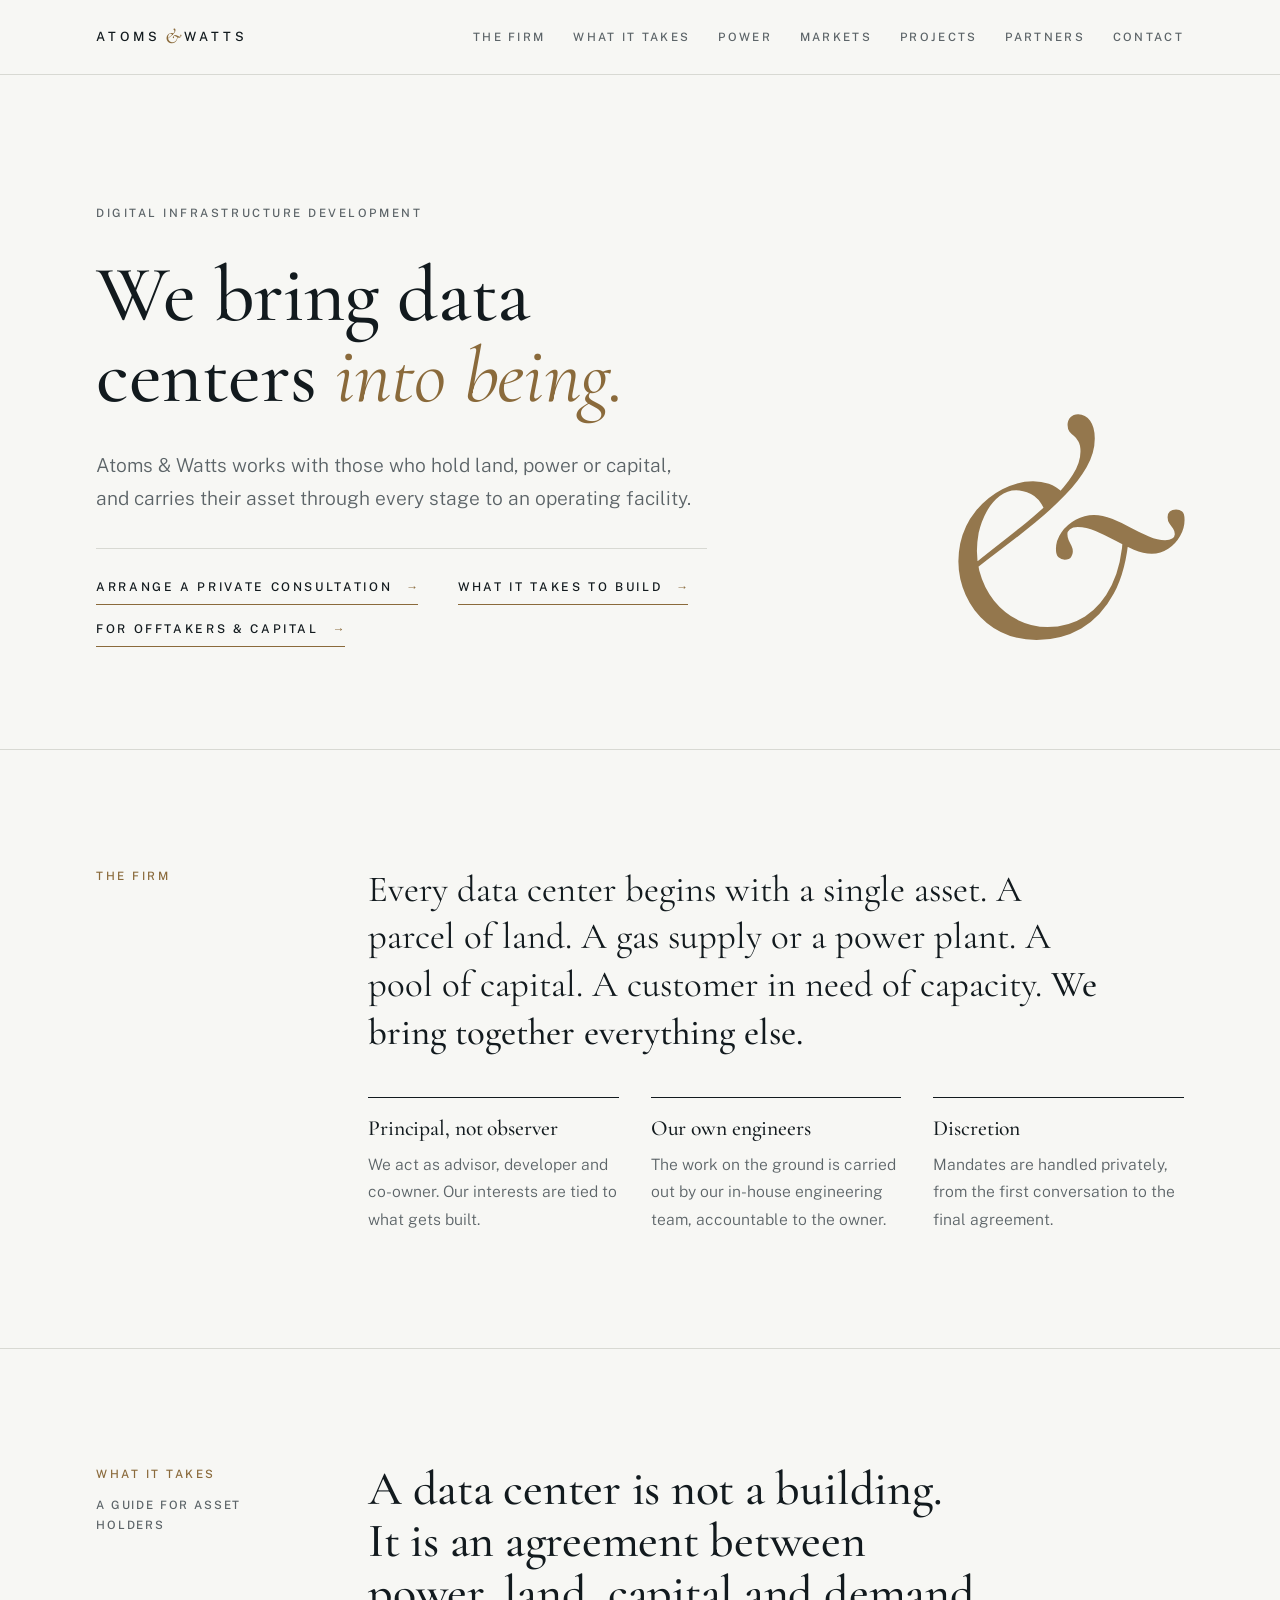
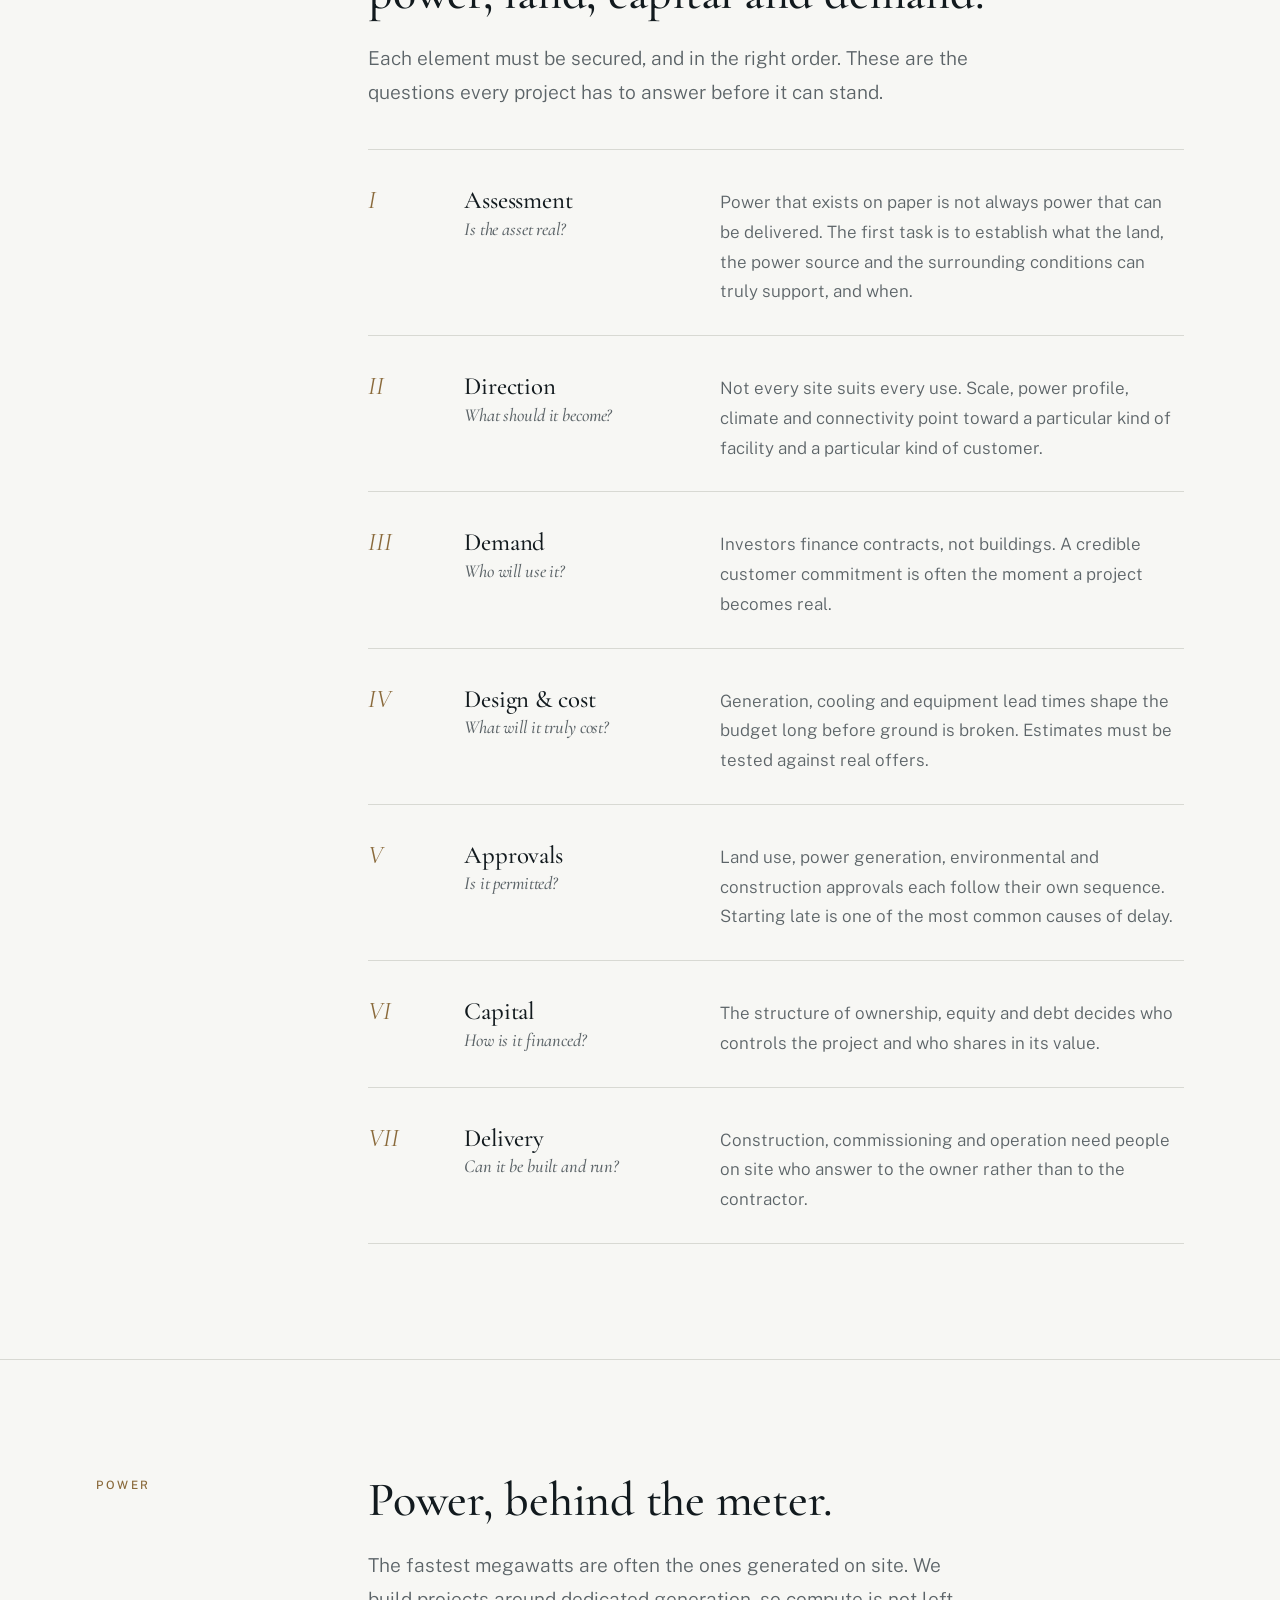
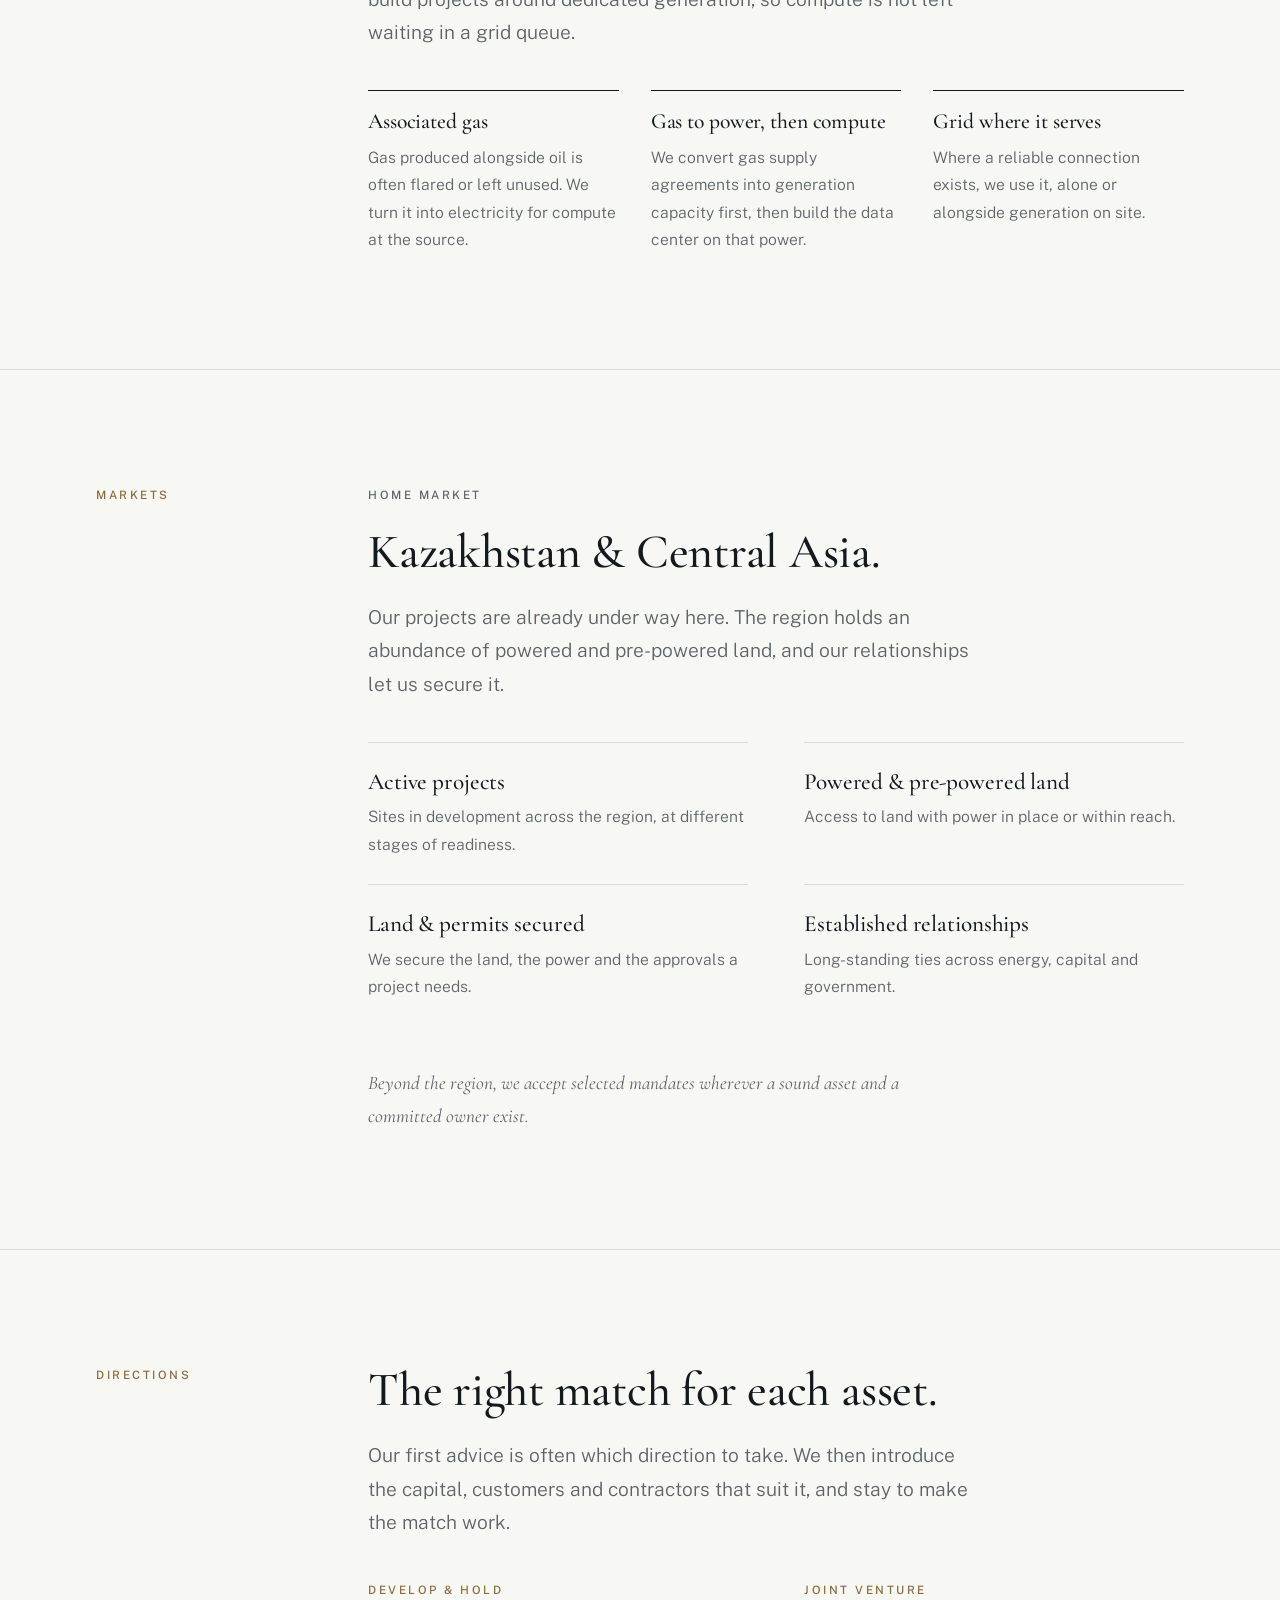
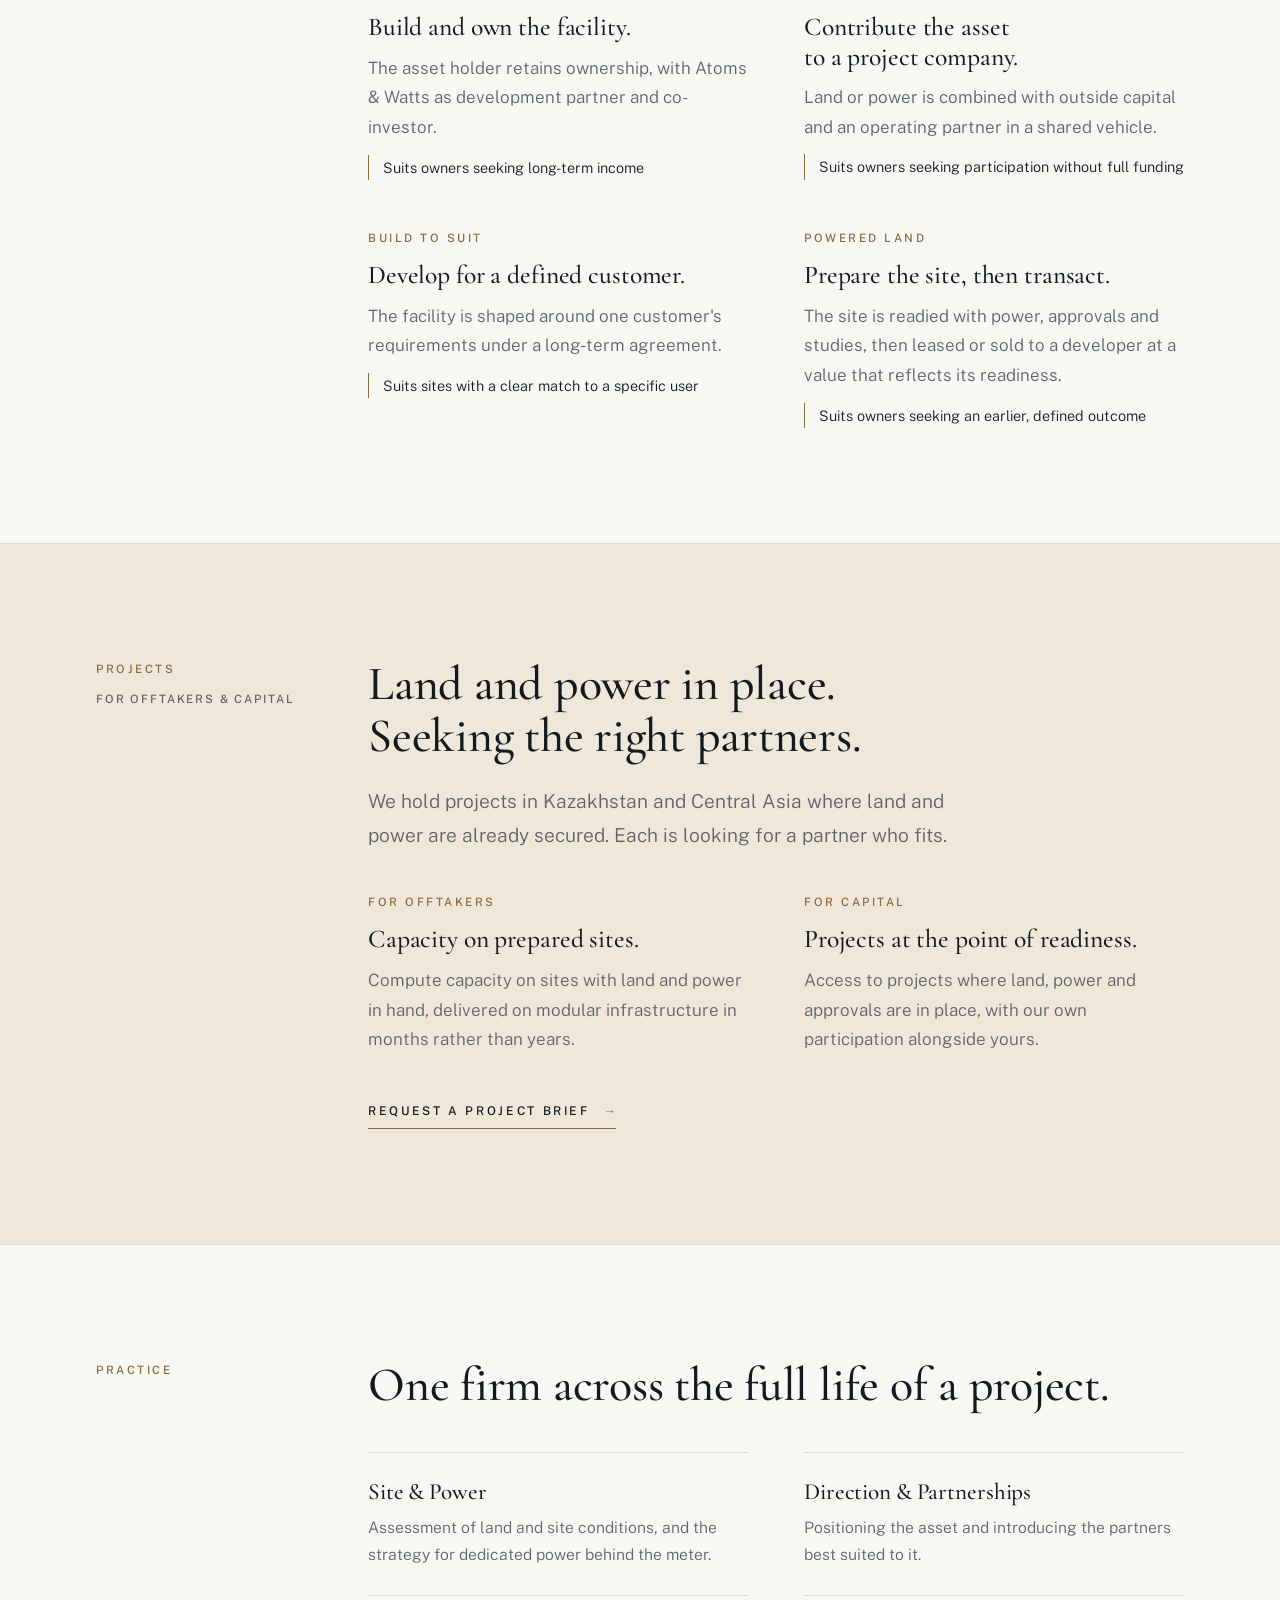
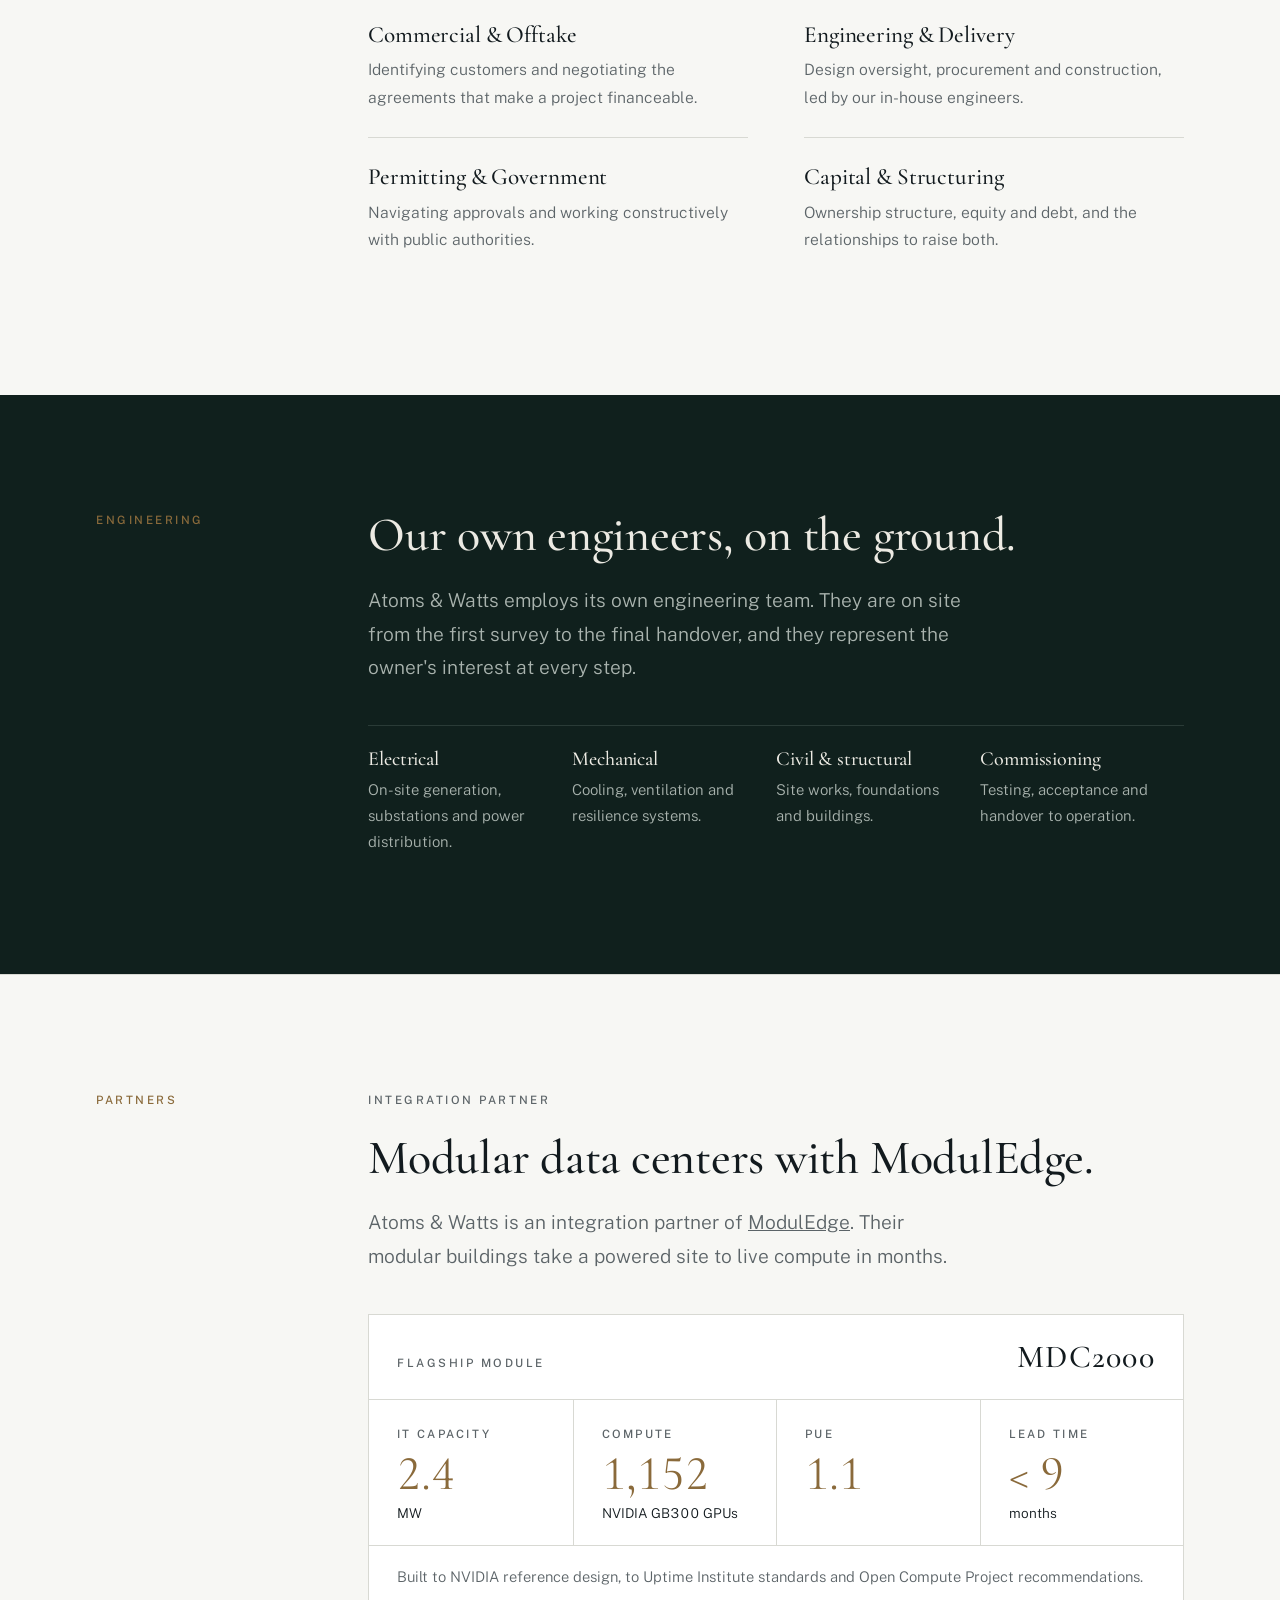
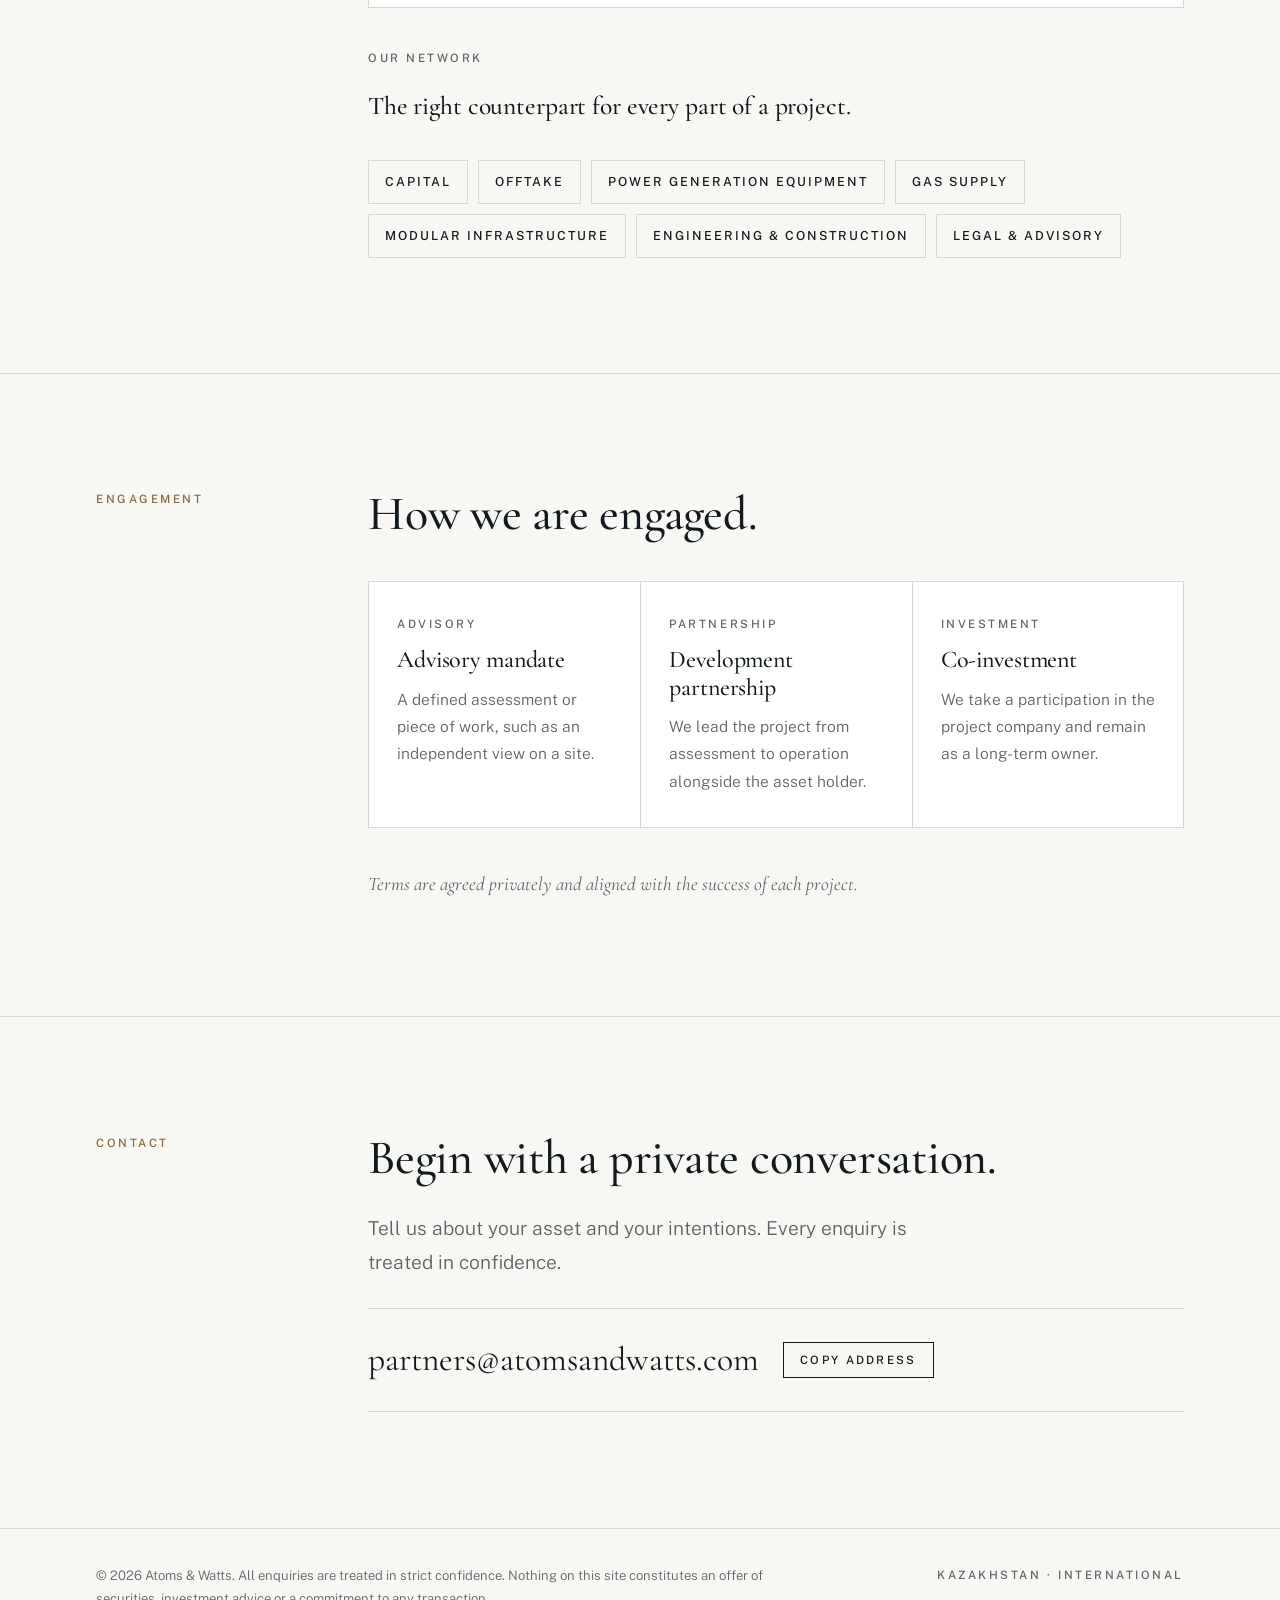
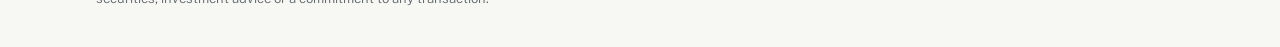
<file: index.html>
<!doctype html>
<html lang="en">
<head>
<meta charset="utf-8">
<meta name="viewport" content="width=device-width, initial-scale=1, viewport-fit=cover">
<title>Atoms &amp; Watts</title>
<meta name="description" content="Atoms & Watts is a development partner for data center projects. We work with holders of land, power and capital to bring digital infrastructure into being.">
<link rel="canonical" href="https://atomsandwatts.com/">
<meta name="theme-color" content="#F7F7F4" media="(prefers-color-scheme: light)">
<meta name="theme-color" content="#0D1315" media="(prefers-color-scheme: dark)">
<link rel="icon" href="/favicon.ico" sizes="any">
<link rel="icon" href="/assets/img/favicon.svg" type="image/svg+xml">
<link rel="apple-touch-icon" href="/assets/img/apple-touch-icon.png">
<link rel="manifest" href="/site.webmanifest">
<meta property="og:type" content="website">
<meta property="og:site_name" content="Atoms &amp; Watts">
<meta property="og:title" content="Atoms &amp; Watts">
<meta property="og:description" content="We bring data centers into being. Development partner for data center projects in Kazakhstan, Central Asia and selected international markets.">
<meta property="og:url" content="https://atomsandwatts.com/">
<meta property="og:image" content="https://atomsandwatts.com/assets/img/og-image.png">
<meta property="og:image:width" content="1200">
<meta property="og:image:height" content="630">
<meta name="twitter:card" content="summary_large_image">
<link rel="preload" href="/assets/fonts/CormorantGaramond-500-latin.woff2" as="font" type="font/woff2" crossorigin>
<link rel="preload" href="/assets/fonts/PublicSans-300-latin.woff2" as="font" type="font/woff2" crossorigin>
<link rel="stylesheet" href="/assets/fonts/fonts.css">
<style>
/* Layout: a private-practice letterhead. Left margin column carries section names in small caps,
   right column carries the text. Thin rules, wide margins, one brass ampersand as the mark. */
:root {
  --paper: #F7F7F4;
  --surface: #FFFFFF;
  --ink: #121A1E;
  --muted: #5C6468;
  --rule: #D8D9D3;
  --brass: #8A6A3B;
  --brass-soft: #EEE7DA;
  --deep: #10201D;
  --on-deep: #ECEAE3;
  --on-deep-muted: #A9B3AE;
  --deep-rule: #2A3B37;
  --serif: "Cormorant Garamond", "Garamond", "Times New Roman", serif;
  --sans: "Public Sans", "Helvetica Neue", Arial, sans-serif;
  --wrap: 74rem;
}
@media (prefers-color-scheme: dark) {
  :root:not([data-theme="light"]) {
    --paper: #0D1315; --surface: #131B1E; --ink: #E8E6DF; --muted: #9AA3A6; --rule: #263135;
    --brass: #C4A26C; --brass-soft: #29231A; --deep: #0A1513; --on-deep: #E8E6DF; --on-deep-muted: #98A4A0; --deep-rule: #24332F;
    color-scheme: dark;
  }
}
:root[data-theme="dark"] {
  --paper: #0D1315; --surface: #131B1E; --ink: #E8E6DF; --muted: #9AA3A6; --rule: #263135;
  --brass: #C4A26C; --brass-soft: #29231A; --deep: #0A1513; --on-deep: #E8E6DF; --on-deep-muted: #98A4A0; --deep-rule: #24332F;
  color-scheme: dark;
}

* { box-sizing: border-box; }
[hidden] { display: none !important; }
html { scroll-behavior: smooth; }
@media (prefers-reduced-motion: reduce) { html { scroll-behavior: auto; } }
body {
  margin: 0; background: var(--paper); color: var(--ink);
  font-family: var(--sans); font-weight: 300; font-size: 1.0625rem; line-height: 1.75;
  -webkit-font-smoothing: antialiased;
}
body::before { content: ""; position: fixed; inset: 0 0 auto; height: env(safe-area-inset-top, 0px); z-index: 10; background: var(--paper); }
.wrap {
  max-width: var(--wrap); margin-inline: auto;
  padding-left: max(20px, env(safe-area-inset-left, 0px));
  padding-right: max(20px, env(safe-area-inset-right, 0px));
}
@media (min-width: 760px) {
  .wrap { padding-left: max(48px, env(safe-area-inset-left, 0px)); padding-right: max(48px, env(safe-area-inset-right, 0px)); }
}
h1, h2, h3 { font-family: var(--serif); font-weight: 500; margin: 0; text-wrap: balance; letter-spacing: -0.005em; }
h1 { font-size: clamp(2.6rem, 1.6rem + 4.2vw, 5rem); line-height: 1.02; }
h2 { font-size: clamp(2rem, 1.5rem + 2vw, 3rem); line-height: 1.08; }
h3 { font-size: 1.6rem; line-height: 1.15; }
p { margin: 0; max-width: 38rem; }
em { font-family: var(--serif); font-style: italic; font-weight: 400; font-size: 1.12em; }
a { color: inherit; }
:focus-visible { outline: 1px solid var(--brass); outline-offset: 4px; }
.caps { font-family: var(--sans); font-weight: 500; font-size: 0.72rem; letter-spacing: 0.22em; text-transform: uppercase; color: var(--muted); }
.lede { font-size: 1.2rem; color: var(--muted); }

/* Header */
.top { position: sticky; top: env(safe-area-inset-top, 0px); z-index: 9; background: var(--paper); border-bottom: 1px solid var(--rule); }
.top .wrap { display: flex; align-items: center; justify-content: space-between; gap: 20px; padding-block: 18px; }
.mark { text-decoration: none; font-family: var(--sans); font-weight: 500; font-size: 0.8rem; letter-spacing: 0.32em; text-transform: uppercase; white-space: nowrap; }
.mark i { font-family: var(--serif); font-style: italic; font-size: 1.35rem; letter-spacing: 0; text-transform: none; color: var(--brass); padding-inline: 0.15em; vertical-align: -0.08em; }
.nav { display: flex; gap: 28px; }
.nav a { text-decoration: none; font-size: 0.72rem; letter-spacing: 0.2em; text-transform: uppercase; font-weight: 500; color: var(--muted); }
.nav a:hover { color: var(--ink); }
@media (max-width: 900px) { .nav a:not(:last-child) { display: none; } }

/* Hero */
.hero .wrap { display: grid; grid-template-columns: minmax(0, 1.4fr) minmax(0, 1fr); gap: 40px; align-items: end; padding-block: clamp(64px, 10vw, 140px) clamp(56px, 8vw, 110px); }
.hero-text { display: grid; gap: 32px; min-width: 0; }
.hero h1 em { color: var(--brass); font-size: 1em; }
.amp { font-family: var(--serif); font-style: italic; font-weight: 400; color: var(--brass); font-size: clamp(12rem, 8rem + 16vw, 26rem); line-height: 0.7; text-align: right; user-select: none; opacity: 0.9; }
.hero-foot { display: flex; flex-wrap: wrap; gap: 14px 40px; padding-top: 28px; border-top: 1px solid var(--rule); }
.link-cta { display: inline-flex; align-items: center; gap: 14px; text-decoration: none; font-size: 0.75rem; letter-spacing: 0.22em; text-transform: uppercase; font-weight: 500; color: var(--ink); padding-bottom: 6px; border-bottom: 1px solid var(--brass); }
.link-cta::after { content: "→"; font-family: var(--sans); letter-spacing: 0; color: var(--brass); transition: transform 0.25s ease; }
.link-cta:hover::after { transform: translateX(4px); }
@media (prefers-reduced-motion: reduce) { .link-cta::after { transition: none; } }
@media (max-width: 820px) {
  .hero .wrap { grid-template-columns: minmax(0, 1fr); }
  .amp { order: -1; text-align: left; font-size: 9rem; line-height: 0.8; }
}

/* Section frame: margin label + body */
.sec { border-top: 1px solid var(--rule); }
.sec > .wrap { display: grid; grid-template-columns: minmax(0, 13rem) minmax(0, 1fr); gap: 32px clamp(32px, 5vw, 80px); padding-block: clamp(64px, 9vw, 120px); }
.sec-label { display: grid; gap: 10px; align-content: start; }
.sec-label .caps { color: var(--brass); }
.sec-body { display: grid; gap: 40px; min-width: 0; }
.sec-intro { display: grid; gap: 22px; }
@media (max-width: 820px) { .sec > .wrap { grid-template-columns: minmax(0, 1fr); gap: 20px; } }

/* Firm statement */
.statement { font-family: var(--serif); font-size: clamp(1.6rem, 1.2rem + 1.4vw, 2.3rem); line-height: 1.3; font-weight: 400; max-width: 46rem; }
.statement b { font-weight: 500; }
.pillars { display: grid; grid-template-columns: repeat(3, minmax(0, 1fr)); gap: 32px; }
.pillars div { display: grid; gap: 10px; align-content: start; padding-top: 18px; border-top: 1px solid var(--ink); }
.pillars h3 { font-size: 1.35rem; }
.pillars p { color: var(--muted); font-size: 0.98rem; }
@media (max-width: 820px) { .pillars { grid-template-columns: minmax(0, 1fr); } }

/* The path */
.path { list-style: none; margin: 0; padding: 0; border-top: 1px solid var(--rule); }
.path li { display: grid; grid-template-columns: 4rem minmax(0, 14rem) minmax(0, 1fr); gap: 8px 32px; padding-block: 28px; border-bottom: 1px solid var(--rule); align-items: baseline; }
.path .num { font-family: var(--serif); font-style: italic; font-size: 1.6rem; color: var(--brass); }
.path h3 { font-size: 1.55rem; }
.path .q { display: block; font-family: var(--serif); font-style: italic; font-size: 1.15rem; color: var(--muted); margin-top: 4px; }
.path p { color: var(--muted); }
@media (max-width: 760px) {
  .path li { grid-template-columns: 3rem minmax(0, 1fr); }
  .path li p { grid-column: 2; }
}

/* Directions */
.directions { display: grid; grid-template-columns: repeat(2, minmax(0, 1fr)); gap: 48px 56px; }
.dir { display: grid; gap: 12px; align-content: start; min-width: 0; }
.dir .caps { color: var(--brass); }
.dir p { color: var(--muted); }
.dir .fits { font-size: 0.9rem; color: var(--ink); border-left: 1px solid var(--brass); padding-left: 14px; }
@media (max-width: 680px) { .directions { grid-template-columns: minmax(0, 1fr); } }

/* Practice */
.practice { list-style: none; margin: 0; padding: 0; display: grid; grid-template-columns: repeat(2, minmax(0, 1fr)); column-gap: 56px; }
.practice li { display: grid; gap: 8px; padding-block: 26px; border-top: 1px solid var(--rule); align-content: start; min-width: 0; }
.practice h3 { font-size: 1.45rem; }
.practice p { color: var(--muted); font-size: 0.98rem; }
@media (max-width: 680px) { .practice { grid-template-columns: minmax(0, 1fr); } }

/* Engineering band */
.deep { background: var(--deep); color: var(--on-deep); border-top: none; }
.deep .sec-label .caps { color: var(--brass); }
.deep .lede, .deep p { color: var(--on-deep-muted); }
.deep h2 { color: var(--on-deep); }
.disciplines { display: grid; grid-template-columns: repeat(4, minmax(0, 1fr)); border-top: 1px solid var(--deep-rule); }
.disciplines div { padding: 22px 20px 4px 0; display: grid; gap: 6px; align-content: start; min-width: 0; }
.disciplines h3 { font-size: 1.25rem; color: var(--on-deep); }
.disciplines p { font-size: 0.93rem; }
@media (max-width: 900px) { .disciplines { grid-template-columns: repeat(2, minmax(0, 1fr)); } }
@media (max-width: 480px) { .disciplines { grid-template-columns: minmax(0, 1fr); } }

/* Jurisdictions */
.juris { display: grid; grid-template-columns: repeat(3, minmax(0, 1fr)); gap: 32px; }
.juris div { display: grid; gap: 8px; align-content: start; }
.juris h3 { font-size: 1.45rem; }
.juris p { color: var(--muted); font-size: 0.98rem; }
@media (max-width: 760px) { .juris { grid-template-columns: minmax(0, 1fr); } }


/* Opportunities */
.opp { background: var(--brass-soft); }

/* Spec sheet */
.spec { border: 1px solid var(--rule); background: var(--surface); }
.spec-head { display: flex; flex-wrap: wrap; align-items: baseline; justify-content: space-between; gap: 8px 24px; padding: 24px 28px; border-bottom: 1px solid var(--rule); }
.spec-head h3 { font-size: 2rem; letter-spacing: 0.04em; }
.spec dl { margin: 0; display: grid; grid-template-columns: repeat(4, minmax(0, 1fr)); }
.spec dl div { padding: 24px 28px; display: grid; gap: 6px; align-content: start; min-width: 0; }
.spec dl div + div { border-left: 1px solid var(--rule); }
.spec dt { font-size: 0.72rem; letter-spacing: 0.2em; text-transform: uppercase; font-weight: 500; color: var(--muted); }
.spec dd { margin: 0; font-family: var(--serif); font-size: clamp(2.2rem, 1.6rem + 1.8vw, 3.2rem); line-height: 1; color: var(--brass); font-variant-numeric: lining-nums tabular-nums; }
.spec dd small { display: block; font-family: var(--sans); font-size: 0.85rem; color: var(--ink); margin-top: 8px; }
.spec-foot { padding: 18px 28px; border-top: 1px solid var(--rule); font-size: 0.92rem; color: var(--muted); max-width: none; }
@media (max-width: 760px) {
  .spec dl { grid-template-columns: repeat(2, minmax(0, 1fr)); }
  .spec dl div:nth-child(3) { border-left: none; }
  .spec dl div:nth-child(n+3) { border-top: 1px solid var(--rule); }
}
.network { list-style: none; margin: 0; padding: 0; display: flex; flex-wrap: wrap; gap: 10px; }
.network li { font-size: 0.78rem; letter-spacing: 0.16em; text-transform: uppercase; font-weight: 500; padding: 10px 16px; border: 1px solid var(--rule); color: var(--ink); }

/* Engagement */
.engage { display: grid; grid-template-columns: repeat(3, minmax(0, 1fr)); gap: 0; border: 1px solid var(--rule); background: var(--surface); }
.engage div { padding: 32px 28px; display: grid; gap: 12px; align-content: start; min-width: 0; }
.engage div + div { border-left: 1px solid var(--rule); }
.engage h3 { font-size: 1.5rem; }
.engage p { color: var(--muted); font-size: 0.97rem; }
.note { font-family: var(--serif); font-style: italic; font-size: 1.2rem; color: var(--muted); }
@media (max-width: 820px) {
  .engage { grid-template-columns: minmax(0, 1fr); }
  .engage div + div { border-left: none; border-top: 1px solid var(--rule); }
}

/* Contact */
.contact { display: grid; gap: 28px; }
.contact-line { display: flex; flex-wrap: wrap; align-items: center; gap: 16px 24px; padding-block: 22px; border-block: 1px solid var(--rule); }
.contact-line a { font-family: var(--serif); font-size: clamp(1.4rem, 1rem + 1.6vw, 2.1rem); color: inherit; text-decoration: none; user-select: all; word-break: break-all; }
.contact-line a:hover { text-decoration: underline; text-decoration-color: var(--brass); text-underline-offset: 0.2em; }
.copy { font: 500 0.72rem var(--sans); letter-spacing: 0.2em; text-transform: uppercase; background: none; color: var(--ink); border: 1px solid var(--ink); padding: 10px 16px; cursor: pointer; }
.copy:hover { background: var(--ink); color: var(--paper); }

footer { border-top: 1px solid var(--rule); }
footer .wrap { padding-block: 36px; display: grid; grid-template-columns: minmax(0, 1fr) auto; gap: 16px 40px; align-items: start; }
footer p { font-size: 0.82rem; color: var(--muted); max-width: 44rem; }
@media (max-width: 680px) { footer .wrap { grid-template-columns: minmax(0, 1fr); } }
</style>
</head>
<body>

<header class="top">
  <div class="wrap">
    <a class="mark" href="#top" aria-label="Atoms and Watts, home">Atoms<i>&amp;</i>Watts</a>
    <nav class="nav" aria-label="Main">
      <a href="#firm">The Firm</a>
      <a href="#path">What It Takes</a>
      <a href="#power">Power</a>
      <a href="#markets">Markets</a>
      <a href="#opportunities">Projects</a>
      <a href="#partners">Partners</a>
      <a href="#contact">Contact</a>
    </nav>
  </div>
</header>

<main id="top">

<div class="hero">
  <div class="wrap">
    <div class="hero-text">
      <span class="caps">Digital Infrastructure Development</span>
      <h1>We bring data centers <em>into being.</em></h1>
      <p class="lede">Atoms &amp; Watts works with those who hold land, power or capital, and carries their asset through every stage to an operating facility.</p>
      <div class="hero-foot">
        <a class="link-cta" href="#contact">Arrange a private consultation</a>
        <a class="link-cta" href="#path">What it takes to build</a>
        <a class="link-cta" href="#opportunities">For offtakers &amp; capital</a>
      </div>
    </div>
    <div class="amp" aria-hidden="true">&amp;</div>
  </div>
</div>

<section class="sec" id="firm">
  <div class="wrap">
    <div class="sec-label"><span class="caps">The Firm</span></div>
    <div class="sec-body">
      <p class="statement">Every data center begins with a single asset. A parcel of land. A gas supply or a power plant. A pool of capital. A customer in need of capacity. <b>We bring together everything else.</b></p>
      <div class="pillars">
        <div><h3>Principal, not observer</h3><p>We act as advisor, developer and co-owner. Our interests are tied to what gets built.</p></div>
        <div><h3>Our own engineers</h3><p>The work on the ground is carried out by our in-house engineering team, accountable to the owner.</p></div>
        <div><h3>Discretion</h3><p>Mandates are handled privately, from the first conversation to the final agreement.</p></div>
      </div>
    </div>
  </div>
</section>

<section class="sec" id="path">
  <div class="wrap">
    <div class="sec-label"><span class="caps">What It Takes</span><span class="caps" style="color:var(--muted);letter-spacing:0.16em">A guide for asset holders</span></div>
    <div class="sec-body">
      <div class="sec-intro">
        <h2>A data center is not a building. It is an agreement between power, land, capital and demand.</h2>
        <p class="lede">Each element must be secured, and in the right order. These are the questions every project has to answer before it can stand.</p>
      </div>
      <ol class="path">
        <li><span class="num">I</span><h3>Assessment<span class="q">Is the asset real?</span></h3><p>Power that exists on paper is not always power that can be delivered. The first task is to establish what the land, the power source and the surrounding conditions can truly support, and when.</p></li>
        <li><span class="num">II</span><h3>Direction<span class="q">What should it become?</span></h3><p>Not every site suits every use. Scale, power profile, climate and connectivity point toward a particular kind of facility and a particular kind of customer.</p></li>
        <li><span class="num">III</span><h3>Demand<span class="q">Who will use it?</span></h3><p>Investors finance contracts, not buildings. A credible customer commitment is often the moment a project becomes real.</p></li>
        <li><span class="num">IV</span><h3>Design &amp; cost<span class="q">What will it truly cost?</span></h3><p>Generation, cooling and equipment lead times shape the budget long before ground is broken. Estimates must be tested against real offers.</p></li>
        <li><span class="num">V</span><h3>Approvals<span class="q">Is it permitted?</span></h3><p>Land use, power generation, environmental and construction approvals each follow their own sequence. Starting late is one of the most common causes of delay.</p></li>
        <li><span class="num">VI</span><h3>Capital<span class="q">How is it financed?</span></h3><p>The structure of ownership, equity and debt decides who controls the project and who shares in its value.</p></li>
        <li><span class="num">VII</span><h3>Delivery<span class="q">Can it be built and run?</span></h3><p>Construction, commissioning and operation need people on site who answer to the owner rather than to the contractor.</p></li>
      </ol>
    </div>
  </div>
</section>

<section class="sec" id="power">
  <div class="wrap">
    <div class="sec-label"><span class="caps">Power</span></div>
    <div class="sec-body">
      <div class="sec-intro">
        <h2>Power, behind the meter.</h2>
        <p class="lede">The fastest megawatts are often the ones generated on site. We build projects around dedicated generation, so compute is not left waiting in a grid queue.</p>
      </div>
      <div class="pillars">
        <div><h3>Associated gas</h3><p>Gas produced alongside oil is often flared or left unused. We turn it into electricity for compute at the source.</p></div>
        <div><h3>Gas to power, then compute</h3><p>We convert gas supply agreements into generation capacity first, then build the data center on that power.</p></div>
        <div><h3>Grid where it serves</h3><p>Where a reliable connection exists, we use it, alone or alongside generation on site.</p></div>
      </div>
    </div>
  </div>
</section>

<section class="sec" id="markets">
  <div class="wrap">
    <div class="sec-label"><span class="caps">Markets</span></div>
    <div class="sec-body">
      <div class="sec-intro">
        <span class="caps">Home market</span>
        <h2>Kazakhstan &amp; Central Asia.</h2>
        <p class="lede">Our projects are already under way here. The region holds an abundance of powered and pre-powered land, and our relationships let us secure it.</p>
      </div>
      <ul class="practice">
        <li><h3>Active projects</h3><p>Sites in development across the region, at different stages of readiness.</p></li>
        <li><h3>Powered &amp; pre-powered land</h3><p>Access to land with power in place or within reach.</p></li>
        <li><h3>Land &amp; permits secured</h3><p>We secure the land, the power and the approvals a project needs.</p></li>
        <li><h3>Established relationships</h3><p>Long-standing ties across energy, capital and government.</p></li>
      </ul>
      <p class="note">Beyond the region, we accept selected mandates wherever a sound asset and a committed owner exist.</p>
    </div>
  </div>
</section>

<section class="sec" id="directions">
  <div class="wrap">
    <div class="sec-label"><span class="caps">Directions</span></div>
    <div class="sec-body">
      <div class="sec-intro">
        <h2>The right match for each asset.</h2>
        <p class="lede">Our first advice is often which direction to take. We then introduce the capital, customers and contractors that suit it, and stay to make the match work.</p>
      </div>
      <div class="directions">
        <div class="dir"><span class="caps">Develop &amp; hold</span><h3>Build and own the facility.</h3><p>The asset holder retains ownership, with Atoms &amp; Watts as development partner and co-investor.</p><span class="fits">Suits owners seeking long-term income</span></div>
        <div class="dir"><span class="caps">Joint venture</span><h3>Contribute the asset to a project company.</h3><p>Land or power is combined with outside capital and an operating partner in a shared vehicle.</p><span class="fits">Suits owners seeking participation without full funding</span></div>
        <div class="dir"><span class="caps">Build to suit</span><h3>Develop for a defined customer.</h3><p>The facility is shaped around one customer's requirements under a long-term agreement.</p><span class="fits">Suits sites with a clear match to a specific user</span></div>
        <div class="dir"><span class="caps">Powered land</span><h3>Prepare the site, then transact.</h3><p>The site is readied with power, approvals and studies, then leased or sold to a developer at a value that reflects its readiness.</p><span class="fits">Suits owners seeking an earlier, defined outcome</span></div>
      </div>
    </div>
  </div>
</section>

<section class="sec opp" id="opportunities">
  <div class="wrap">
    <div class="sec-label"><span class="caps">Projects</span><span class="caps" style="color:var(--muted);letter-spacing:0.16em">For offtakers &amp; capital</span></div>
    <div class="sec-body">
      <div class="sec-intro">
        <h2>Land and power in place. Seeking the right partners.</h2>
        <p class="lede">We hold projects in Kazakhstan and Central Asia where land and power are already secured. Each is looking for a partner who fits.</p>
      </div>
      <div class="directions">
        <div class="dir"><span class="caps">For offtakers</span><h3>Capacity on prepared sites.</h3><p>Compute capacity on sites with land and power in hand, delivered on modular infrastructure in months rather than years.</p></div>
        <div class="dir"><span class="caps">For capital</span><h3>Projects at the point of readiness.</h3><p>Access to projects where land, power and approvals are in place, with our own participation alongside yours.</p></div>
      </div>
      <div><a class="link-cta" href="#contact">Request a project brief</a></div>
    </div>
  </div>
</section>

<section class="sec" id="practice">
  <div class="wrap">
    <div class="sec-label"><span class="caps">Practice</span></div>
    <div class="sec-body">
      <h2>One firm across the full life of a project.</h2>
      <ul class="practice">
        <li><h3>Site &amp; Power</h3><p>Assessment of land and site conditions, and the strategy for dedicated power behind the meter.</p></li>
        <li><h3>Direction &amp; Partnerships</h3><p>Positioning the asset and introducing the partners best suited to it.</p></li>
        <li><h3>Commercial &amp; Offtake</h3><p>Identifying customers and negotiating the agreements that make a project financeable.</p></li>
        <li><h3>Engineering &amp; Delivery</h3><p>Design oversight, procurement and construction, led by our in-house engineers.</p></li>
        <li><h3>Permitting &amp; Government</h3><p>Navigating approvals and working constructively with public authorities.</p></li>
        <li><h3>Capital &amp; Structuring</h3><p>Ownership structure, equity and debt, and the relationships to raise both.</p></li>
      </ul>
    </div>
  </div>
</section>

<section class="sec deep" id="engineering">
  <div class="wrap">
    <div class="sec-label"><span class="caps">Engineering</span></div>
    <div class="sec-body">
      <div class="sec-intro">
        <h2>Our own engineers, on the ground.</h2>
        <p class="lede">Atoms &amp; Watts employs its own engineering team. They are on site from the first survey to the final handover, and they represent the owner's interest at every step.</p>
      </div>
      <div class="disciplines">
        <div><h3>Electrical</h3><p>On-site generation, substations and power distribution.</p></div>
        <div><h3>Mechanical</h3><p>Cooling, ventilation and resilience systems.</p></div>
        <div><h3>Civil &amp; structural</h3><p>Site works, foundations and buildings.</p></div>
        <div><h3>Commissioning</h3><p>Testing, acceptance and handover to operation.</p></div>
      </div>
    </div>
  </div>
</section>

<section class="sec" id="partners">
  <div class="wrap">
    <div class="sec-label"><span class="caps">Partners</span></div>
    <div class="sec-body">
      <div class="sec-intro">
        <span class="caps">Integration partner</span>
        <h2>Modular data centers with ModulEdge.</h2>
        <p class="lede">Atoms &amp; Watts is an integration partner of <a href="https://moduledge.com" target="_blank" rel="noopener">ModulEdge</a>. Their modular buildings take a powered site to live compute in months.</p>
      </div>
      <div class="spec">
        <div class="spec-head"><span class="caps">Flagship module</span><h3>MDC2000</h3></div>
        <dl>
          <div><dt>IT capacity</dt><dd>2.4 <small>MW</small></dd></div>
          <div><dt>Compute</dt><dd>1,152 <small>NVIDIA GB300 GPUs</small></dd></div>
          <div><dt>PUE</dt><dd>1.1</dd></div>
          <div><dt>Lead time</dt><dd>&lt; 9 <small>months</small></dd></div>
        </dl>
        <p class="spec-foot">Built to NVIDIA reference design, to Uptime Institute standards and Open Compute Project recommendations.</p>
      </div>
      <div class="sec-intro">
        <span class="caps">Our network</span>
        <h3>The right counterpart for every part of a project.</h3>
      </div>
      <ul class="network">
        <li>Capital</li><li>Offtake</li><li>Power generation equipment</li><li>Gas supply</li><li>Modular infrastructure</li><li>Engineering &amp; construction</li><li>Legal &amp; advisory</li>
      </ul>
    </div>
  </div>
</section>

<section class="sec" id="engagement">
  <div class="wrap">
    <div class="sec-label"><span class="caps">Engagement</span></div>
    <div class="sec-body">
      <h2>How we are engaged.</h2>
      <div class="engage">
        <div><span class="caps">Advisory</span><h3>Advisory mandate</h3><p>A defined assessment or piece of work, such as an independent view on a site.</p></div>
        <div><span class="caps">Partnership</span><h3>Development partnership</h3><p>We lead the project from assessment to operation alongside the asset holder.</p></div>
        <div><span class="caps">Investment</span><h3>Co-investment</h3><p>We take a participation in the project company and remain as a long-term owner.</p></div>
      </div>
      <p class="note">Terms are agreed privately and aligned with the success of each project.</p>
    </div>
  </div>
</section>

<section class="sec" id="contact">
  <div class="wrap">
    <div class="sec-label"><span class="caps">Contact</span></div>
    <div class="sec-body contact">
      <h2>Begin with a private conversation.</h2>
      <p class="lede">Tell us about your asset and your intentions. Every enquiry is treated in confidence.</p>
      <div class="contact-line">
        <a id="email" href="mailto:partners@atomsandwatts.com">partners@atomsandwatts.com</a>
        <button type="button" class="copy" id="copy-email">Copy address</button>
      </div>
    </div>
  </div>
</section>

</main>

<footer>
  <div class="wrap">
    <p>© 2026 Atoms &amp; Watts. All enquiries are treated in strict confidence. Nothing on this site constitutes an offer of securities, investment advice or a commitment to any transaction.</p>
    <span class="caps">Kazakhstan · International</span>
  </div>
</footer>

<script>
(function () {
  var btn = document.getElementById('copy-email');
  var email = document.getElementById('email');
  btn.addEventListener('click', function () {
    var label = btn.textContent;
    function selectIt() {
      var r = document.createRange(); r.selectNodeContents(email);
      var s = window.getSelection(); s.removeAllRanges(); s.addRange(r);
      btn.textContent = 'Selected';
    }
    try {
      navigator.clipboard.writeText(email.textContent).then(function () {
        btn.textContent = 'Copied';
        setTimeout(function () { btn.textContent = label; }, 1800);
      }, selectIt);
    } catch (e) { selectIt(); }
  });
})();
</script>
</body>
</html>
</file>
<file: assets/fonts/fonts.css>
/* Self-hosted Google Fonts (SIL Open Font License). */
/* latin-ext */
@font-face {
  font-family: 'Cormorant Garamond';
  font-style: italic;
  font-weight: 400;
  font-display: swap;
  src: url(CormorantGaramond-400-italic-latin-ext.woff2) format('woff2');
  unicode-range: U+0100-02BA, U+02BD-02C5, U+02C7-02CC, U+02CE-02D7, U+02DD-02FF, U+0304, U+0308, U+0329, U+1D00-1DBF, U+1E00-1E9F, U+1EF2-1EFF, U+2020, U+20A0-20AB, U+20AD-20C4, U+2113, U+2C60-2C7F, U+A720-A7FF;
}
/* latin */
@font-face {
  font-family: 'Cormorant Garamond';
  font-style: italic;
  font-weight: 400;
  font-display: swap;
  src: url(CormorantGaramond-400-italic-latin.woff2) format('woff2');
  unicode-range: U+0000-00FF, U+0131, U+0152-0153, U+02BB-02BC, U+02C6, U+02DA, U+02DC, U+0304, U+0308, U+0329, U+2000-206F, U+20AC, U+2122, U+2191, U+2193, U+2212, U+2215, U+FEFF, U+FFFD;
}
/* latin-ext */
@font-face {
  font-family: 'Cormorant Garamond';
  font-style: italic;
  font-weight: 500;
  font-display: swap;
  src: url(CormorantGaramond-500-italic-latin-ext.woff2) format('woff2');
  unicode-range: U+0100-02BA, U+02BD-02C5, U+02C7-02CC, U+02CE-02D7, U+02DD-02FF, U+0304, U+0308, U+0329, U+1D00-1DBF, U+1E00-1E9F, U+1EF2-1EFF, U+2020, U+20A0-20AB, U+20AD-20C4, U+2113, U+2C60-2C7F, U+A720-A7FF;
}
/* latin */
@font-face {
  font-family: 'Cormorant Garamond';
  font-style: italic;
  font-weight: 500;
  font-display: swap;
  src: url(CormorantGaramond-500-italic-latin.woff2) format('woff2');
  unicode-range: U+0000-00FF, U+0131, U+0152-0153, U+02BB-02BC, U+02C6, U+02DA, U+02DC, U+0304, U+0308, U+0329, U+2000-206F, U+20AC, U+2122, U+2191, U+2193, U+2212, U+2215, U+FEFF, U+FFFD;
}
/* latin-ext */
@font-face {
  font-family: 'Cormorant Garamond';
  font-style: normal;
  font-weight: 400;
  font-display: swap;
  src: url(CormorantGaramond-400-latin-ext.woff2) format('woff2');
  unicode-range: U+0100-02BA, U+02BD-02C5, U+02C7-02CC, U+02CE-02D7, U+02DD-02FF, U+0304, U+0308, U+0329, U+1D00-1DBF, U+1E00-1E9F, U+1EF2-1EFF, U+2020, U+20A0-20AB, U+20AD-20C4, U+2113, U+2C60-2C7F, U+A720-A7FF;
}
/* latin */
@font-face {
  font-family: 'Cormorant Garamond';
  font-style: normal;
  font-weight: 400;
  font-display: swap;
  src: url(CormorantGaramond-400-latin.woff2) format('woff2');
  unicode-range: U+0000-00FF, U+0131, U+0152-0153, U+02BB-02BC, U+02C6, U+02DA, U+02DC, U+0304, U+0308, U+0329, U+2000-206F, U+20AC, U+2122, U+2191, U+2193, U+2212, U+2215, U+FEFF, U+FFFD;
}
/* latin-ext */
@font-face {
  font-family: 'Cormorant Garamond';
  font-style: normal;
  font-weight: 500;
  font-display: swap;
  src: url(CormorantGaramond-500-latin-ext.woff2) format('woff2');
  unicode-range: U+0100-02BA, U+02BD-02C5, U+02C7-02CC, U+02CE-02D7, U+02DD-02FF, U+0304, U+0308, U+0329, U+1D00-1DBF, U+1E00-1E9F, U+1EF2-1EFF, U+2020, U+20A0-20AB, U+20AD-20C4, U+2113, U+2C60-2C7F, U+A720-A7FF;
}
/* latin */
@font-face {
  font-family: 'Cormorant Garamond';
  font-style: normal;
  font-weight: 500;
  font-display: swap;
  src: url(CormorantGaramond-500-latin.woff2) format('woff2');
  unicode-range: U+0000-00FF, U+0131, U+0152-0153, U+02BB-02BC, U+02C6, U+02DA, U+02DC, U+0304, U+0308, U+0329, U+2000-206F, U+20AC, U+2122, U+2191, U+2193, U+2212, U+2215, U+FEFF, U+FFFD;
}
/* latin-ext */
@font-face {
  font-family: 'Cormorant Garamond';
  font-style: normal;
  font-weight: 600;
  font-display: swap;
  src: url(CormorantGaramond-600-latin-ext.woff2) format('woff2');
  unicode-range: U+0100-02BA, U+02BD-02C5, U+02C7-02CC, U+02CE-02D7, U+02DD-02FF, U+0304, U+0308, U+0329, U+1D00-1DBF, U+1E00-1E9F, U+1EF2-1EFF, U+2020, U+20A0-20AB, U+20AD-20C4, U+2113, U+2C60-2C7F, U+A720-A7FF;
}
/* latin */
@font-face {
  font-family: 'Cormorant Garamond';
  font-style: normal;
  font-weight: 600;
  font-display: swap;
  src: url(CormorantGaramond-600-latin.woff2) format('woff2');
  unicode-range: U+0000-00FF, U+0131, U+0152-0153, U+02BB-02BC, U+02C6, U+02DA, U+02DC, U+0304, U+0308, U+0329, U+2000-206F, U+20AC, U+2122, U+2191, U+2193, U+2212, U+2215, U+FEFF, U+FFFD;
}
/* latin-ext */
@font-face {
  font-family: 'Public Sans';
  font-style: normal;
  font-weight: 300;
  font-display: swap;
  src: url(PublicSans-300-latin-ext.woff2) format('woff2');
  unicode-range: U+0100-02BA, U+02BD-02C5, U+02C7-02CC, U+02CE-02D7, U+02DD-02FF, U+0304, U+0308, U+0329, U+1D00-1DBF, U+1E00-1E9F, U+1EF2-1EFF, U+2020, U+20A0-20AB, U+20AD-20C4, U+2113, U+2C60-2C7F, U+A720-A7FF;
}
/* latin */
@font-face {
  font-family: 'Public Sans';
  font-style: normal;
  font-weight: 300;
  font-display: swap;
  src: url(PublicSans-300-latin.woff2) format('woff2');
  unicode-range: U+0000-00FF, U+0131, U+0152-0153, U+02BB-02BC, U+02C6, U+02DA, U+02DC, U+0304, U+0308, U+0329, U+2000-206F, U+20AC, U+2122, U+2191, U+2193, U+2212, U+2215, U+FEFF, U+FFFD;
}
/* latin-ext */
@font-face {
  font-family: 'Public Sans';
  font-style: normal;
  font-weight: 400;
  font-display: swap;
  src: url(PublicSans-400-latin-ext.woff2) format('woff2');
  unicode-range: U+0100-02BA, U+02BD-02C5, U+02C7-02CC, U+02CE-02D7, U+02DD-02FF, U+0304, U+0308, U+0329, U+1D00-1DBF, U+1E00-1E9F, U+1EF2-1EFF, U+2020, U+20A0-20AB, U+20AD-20C4, U+2113, U+2C60-2C7F, U+A720-A7FF;
}
/* latin */
@font-face {
  font-family: 'Public Sans';
  font-style: normal;
  font-weight: 400;
  font-display: swap;
  src: url(PublicSans-400-latin.woff2) format('woff2');
  unicode-range: U+0000-00FF, U+0131, U+0152-0153, U+02BB-02BC, U+02C6, U+02DA, U+02DC, U+0304, U+0308, U+0329, U+2000-206F, U+20AC, U+2122, U+2191, U+2193, U+2212, U+2215, U+FEFF, U+FFFD;
}
/* latin-ext */
@font-face {
  font-family: 'Public Sans';
  font-style: normal;
  font-weight: 500;
  font-display: swap;
  src: url(PublicSans-500-latin-ext.woff2) format('woff2');
  unicode-range: U+0100-02BA, U+02BD-02C5, U+02C7-02CC, U+02CE-02D7, U+02DD-02FF, U+0304, U+0308, U+0329, U+1D00-1DBF, U+1E00-1E9F, U+1EF2-1EFF, U+2020, U+20A0-20AB, U+20AD-20C4, U+2113, U+2C60-2C7F, U+A720-A7FF;
}
/* latin */
@font-face {
  font-family: 'Public Sans';
  font-style: normal;
  font-weight: 500;
  font-display: swap;
  src: url(PublicSans-500-latin.woff2) format('woff2');
  unicode-range: U+0000-00FF, U+0131, U+0152-0153, U+02BB-02BC, U+02C6, U+02DA, U+02DC, U+0304, U+0308, U+0329, U+2000-206F, U+20AC, U+2122, U+2191, U+2193, U+2212, U+2215, U+FEFF, U+FFFD;
}
</file>
